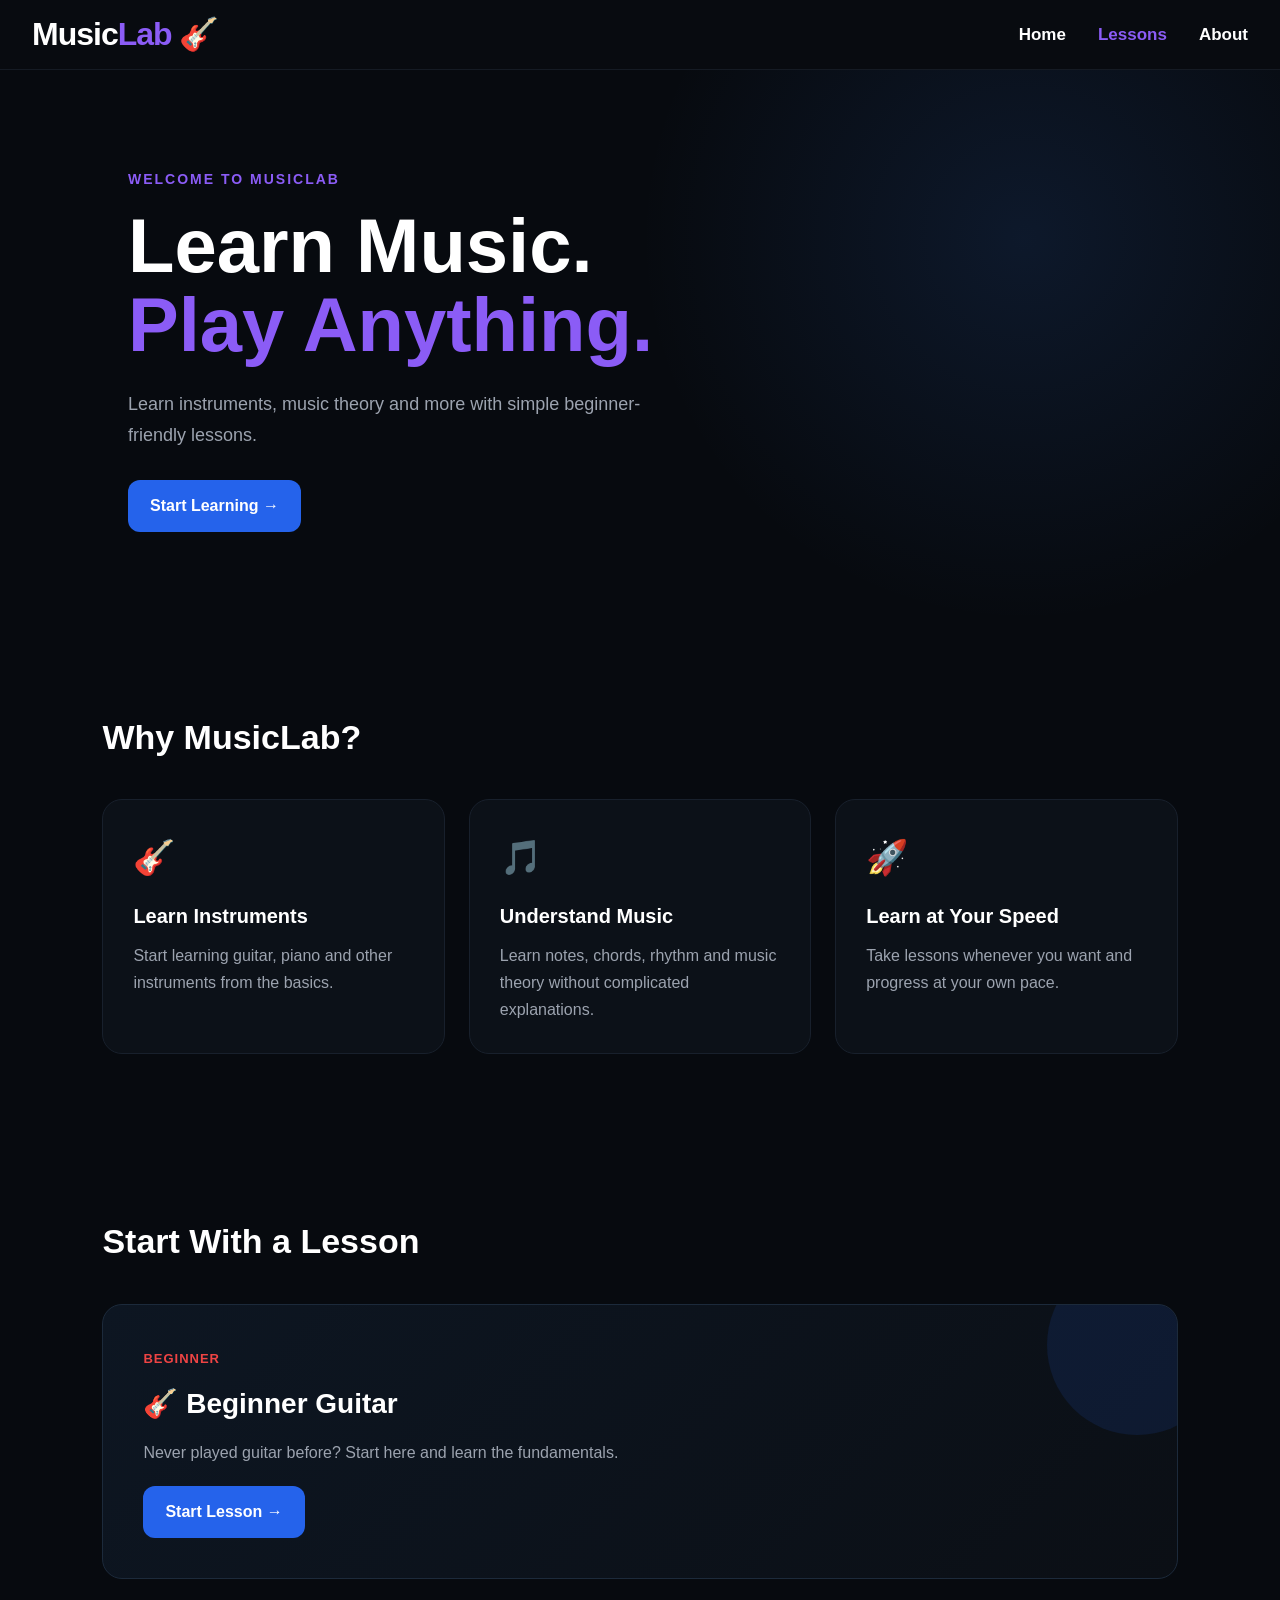
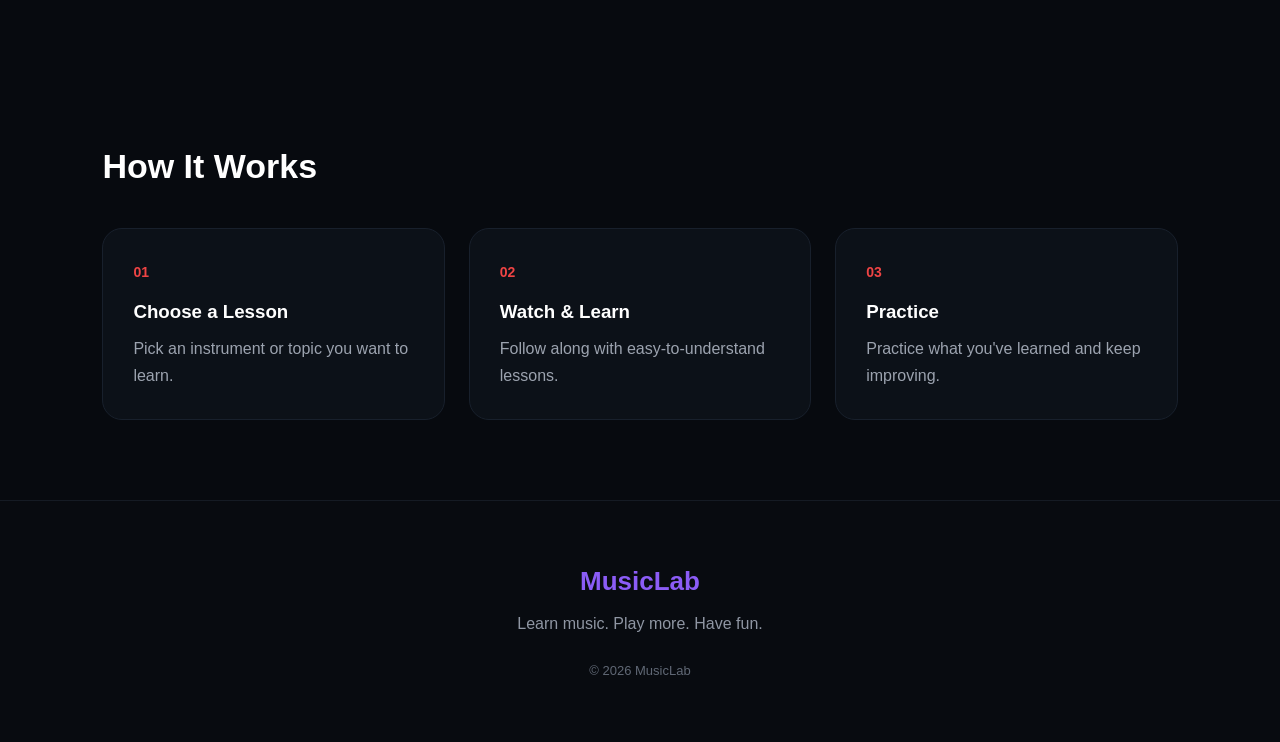
<file: index.html>
<!DOCTYPE html>
<html lang="en">

<head>
    <meta charset="UTF-8">
    <meta name="viewport" content="width=device-width, initial-scale=1.0">

    <title>MusicLab - Learn Music</title>

    <link rel="stylesheet" href="style.css">
</head>

<body>

    <!-- =========================
         NAVIGATION
         ========================= -->

    <nav>

        <a href="index.html" class="logo">
            <span>Music</span>Lab 🎸
        </a>

        <!-- Animated melody -->

        <div class="melody" aria-hidden="true">
            <span>♪</span>
            <span>♫</span>
            <span>♩</span>
            <span>♪</span>
            <span>♬</span>
        </div>

        <div class="nav-links">
            <a href="index.html">Home</a>
            <a href="lessons.html">Lessons</a>
            <a href="about.html">About</a>
        </div>

    </nav>


    <!-- =========================
         HERO
         ========================= -->

    <section class="hero">

        <div class="hero-content">

            <p class="small-title">
                WELCOME TO MUSICLAB
            </p>

            <h1>
                Learn Music.<br>
                <span>Play Anything.</span>
            </h1>

            <p>
                Learn instruments, music theory and more with
                simple beginner-friendly lessons.
            </p>

            <a href="lessons.html" class="main-button">
                Start Learning →
            </a>

        </div>

    </section>


    <!-- =========================
         FEATURES
         ========================= -->

    <section class="features">

        <h2>Why MusicLab?</h2>

        <div class="feature-container">

            <div class="feature-card">

                <div class="icon">🎸</div>

                <h3>
                    Learn Instruments
                </h3>

                <p>
                    Start learning guitar, piano and other
                    instruments from the basics.
                </p>

            </div>


            <div class="feature-card">

                <div class="icon">🎵</div>

                <h3>
                    Understand Music
                </h3>

                <p>
                    Learn notes, chords, rhythm and music theory
                    without complicated explanations.
                </p>

            </div>


            <div class="feature-card">

                <div class="icon">🚀</div>

                <h3>
                    Learn at Your Speed
                </h3>

                <p>
                    Take lessons whenever you want and progress
                    at your own pace.
                </p>

            </div>

        </div>

    </section>


    <!-- =========================
         LESSON PREVIEW
         ========================= -->

    <section class="home-lessons">

        <h2>
            Start With a Lesson
        </h2>

        <div class="lesson-preview">

            <span class="lesson-tag">
                BEGINNER
            </span>

            <h3>
                🎸 Beginner Guitar
            </h3>

            <p>
                Never played guitar before?
                Start here and learn the fundamentals.
            </p>

            <a href="guitar.html" class="lesson-button">
                Start Lesson →
            </a>

        </div>

    </section>


    <!-- =========================
         HOW IT WORKS
         ========================= -->

    <section class="how-it-works">

        <h2>
            How It Works
        </h2>

        <div class="steps">

            <div class="step">

                <span>01</span>

                <h3>
                    Choose a Lesson
                </h3>

                <p>
                    Pick an instrument or topic
                    you want to learn.
                </p>

            </div>


            <div class="step">

                <span>02</span>

                <h3>
                    Watch & Learn
                </h3>

                <p>
                    Follow along with easy-to-understand
                    lessons.
                </p>

            </div>


            <div class="step">

                <span>03</span>

                <h3>
                    Practice
                </h3>

                <p>
                    Practice what you've learned
                    and keep improving.
                </p>

            </div>

        </div>

    </section>


    <!-- =========================
         FOOTER
         ========================= -->

    <footer>

        <h3>
            Music<span>Lab</span>
        </h3>

        <p>
            Learn music. Play more. Have fun.
        </p>

        <p class="copyright">
            © 2026 MusicLab
        </p>

    </footer>


    <script src="script.js"></script>

</body>
</html>
</file>
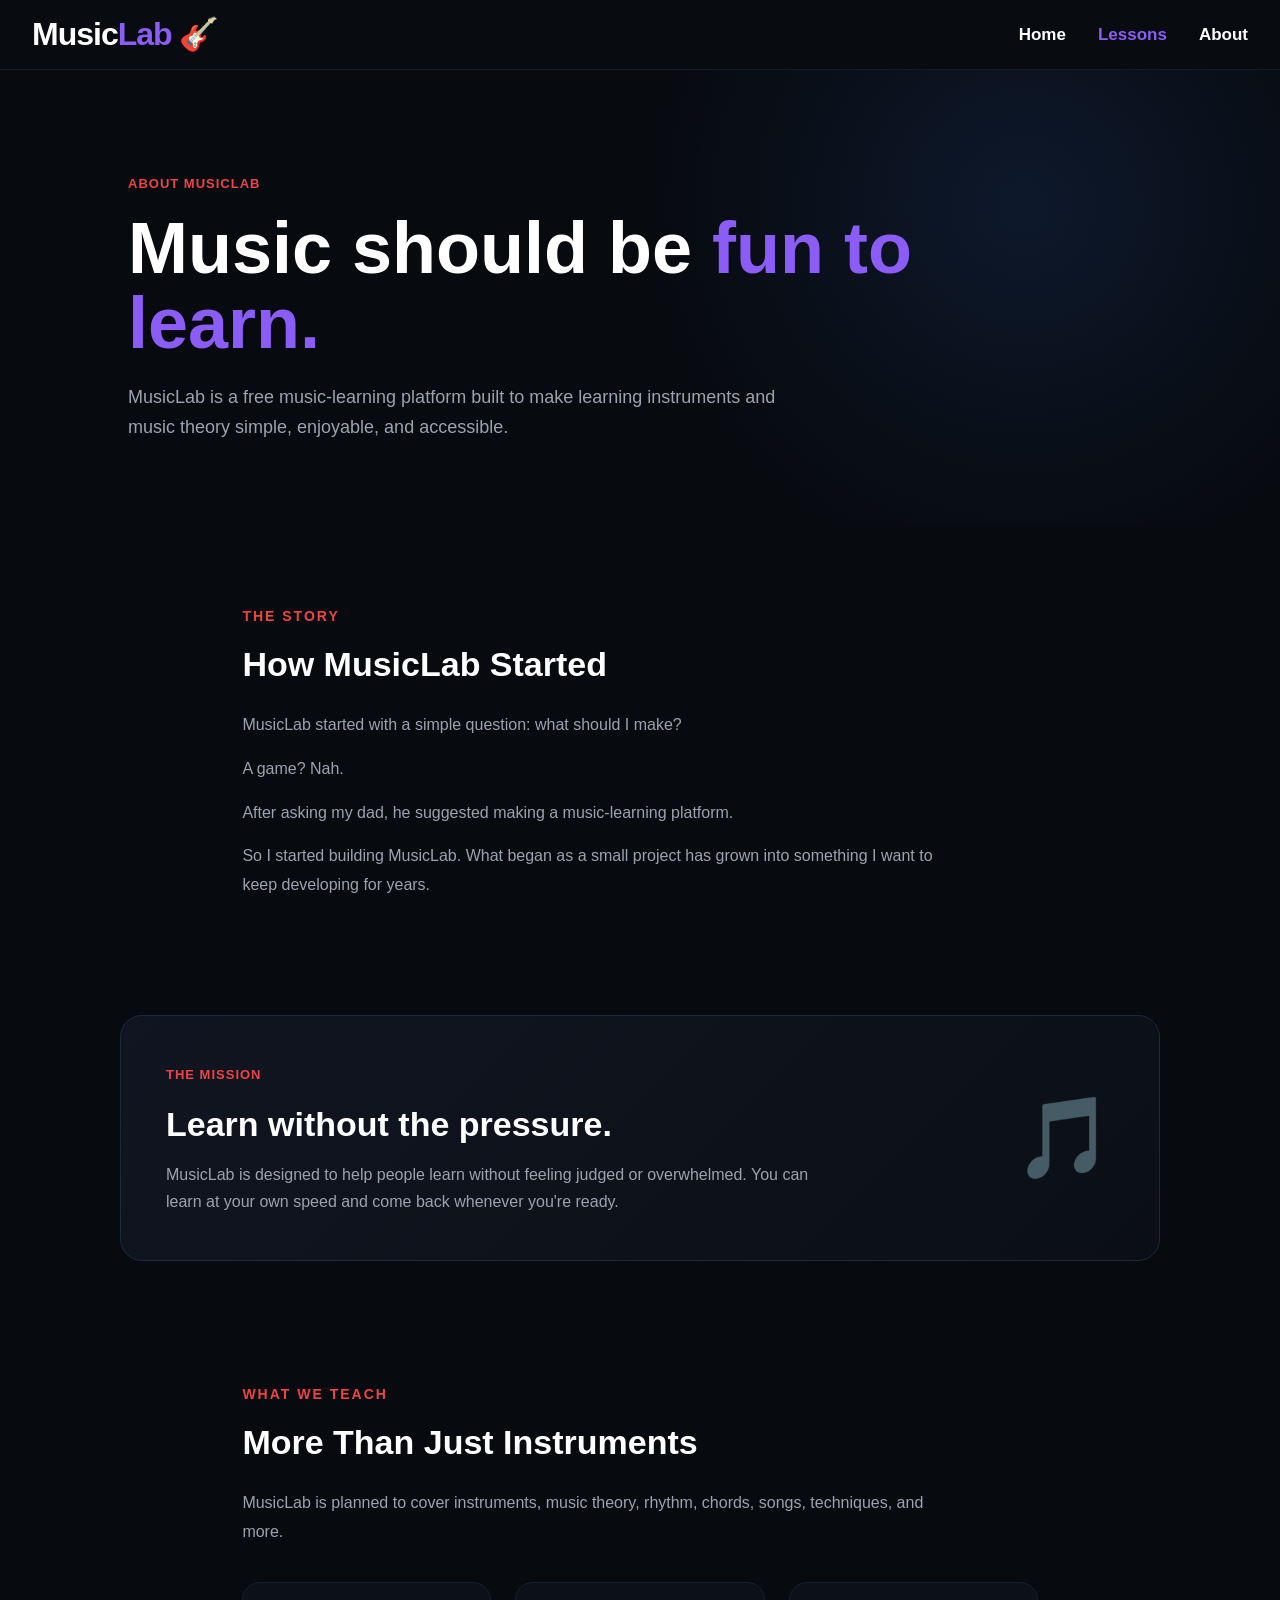
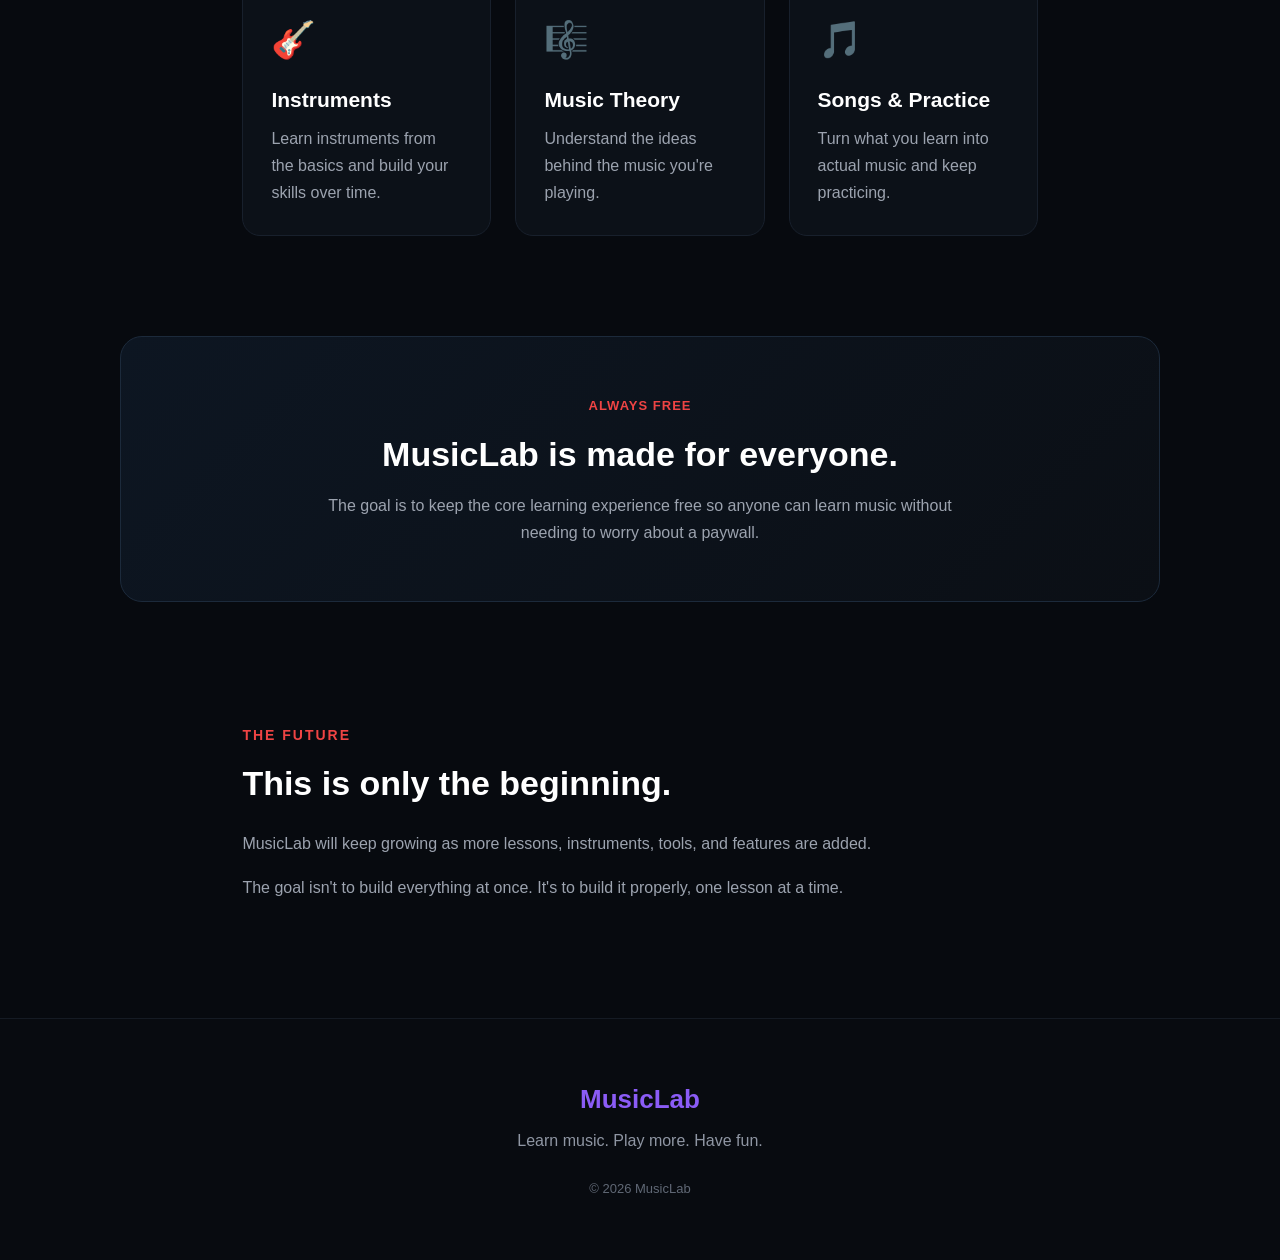
<file: about.html>
<!DOCTYPE html>
<html lang="en">

<head>
    <meta charset="UTF-8">
    <meta name="viewport" content="width=device-width, initial-scale=1.0">

    <title>About - MusicLab</title>

    <link rel="stylesheet" href="style.css">
</head>

<body>

    <!-- NAVIGATION -->

    <nav>

        <a href="index.html" class="logo">
            <span>Music</span>Lab 🎸
        </a>

        <div class="melody" aria-hidden="true">
            <span>♪</span>
            <span>♫</span>
            <span>♩</span>
            <span>♪</span>
            <span>♬</span>
        </div>

        <div class="nav-links">
            <a href="index.html">Home</a>
            <a href="lessons.html">Lessons</a>
            <a href="about.html">About</a>
        </div>

    </nav>


    <main>

        <!-- HERO -->

        <section class="about-hero">

            <span class="lesson-tag">
                ABOUT MUSICLAB
            </span>

            <h1>
                Music should be
                <span>fun to learn.</span>
            </h1>

            <p>
                MusicLab is a free music-learning platform
                built to make learning instruments and music
                theory simple, enjoyable, and accessible.
            </p>

        </section>


        <!-- STORY -->

        <section class="about-section">

            <span class="lesson-number">
                THE STORY
            </span>

            <h2>
                How MusicLab Started
            </h2>

            <p>
                MusicLab started with a simple question:
                what should I make?
            </p>

            <p>
                A game? Nah.
            </p>

            <p>
                After asking my dad, he suggested making
                a music-learning platform.
            </p>

            <p>
                So I started building MusicLab.
                What began as a small project has grown
                into something I want to keep developing
                for years.
            </p>

        </section>


        <!-- MISSION -->

        <section class="about-highlight">

            <div>

                <span class="lesson-tag">
                    THE MISSION
                </span>

                <h2>
                    Learn without the pressure.
                </h2>

                <p>
                    MusicLab is designed to help people learn
                    without feeling judged or overwhelmed.
                    You can learn at your own speed and come
                    back whenever you're ready.
                </p>

            </div>

            <div class="mission-symbol">
                🎵
            </div>

        </section>


        <!-- WHAT WE TEACH -->

        <section class="about-section">

            <span class="lesson-number">
                WHAT WE TEACH
            </span>

            <h2>
                More Than Just Instruments
            </h2>

            <p>
                MusicLab is planned to cover instruments,
                music theory, rhythm, chords, songs,
                techniques, and more.
            </p>


            <div class="about-grid">

                <div class="about-card">

                    <div class="about-icon">
                        🎸
                    </div>

                    <h3>
                        Instruments
                    </h3>

                    <p>
                        Learn instruments from the basics
                        and build your skills over time.
                    </p>

                </div>


                <div class="about-card">

                    <div class="about-icon">
                        🎼
                    </div>

                    <h3>
                        Music Theory
                    </h3>

                    <p>
                        Understand the ideas behind the
                        music you're playing.
                    </p>

                </div>


                <div class="about-card">

                    <div class="about-icon">
                        🎵
                    </div>

                    <h3>
                        Songs & Practice
                    </h3>

                    <p>
                        Turn what you learn into actual
                        music and keep practicing.
                    </p>

                </div>

            </div>

        </section>


        <!-- FREE -->

        <section class="free-section">

            <span class="lesson-tag">
                ALWAYS FREE
            </span>

            <h2>
                MusicLab is made for everyone.
            </h2>

            <p>
                The goal is to keep the core learning
                experience free so anyone can learn music
                without needing to worry about a paywall.
            </p>

        </section>


        <!-- FUTURE -->

        <section class="about-section future-section">

            <span class="lesson-number">
                THE FUTURE
            </span>

            <h2>
                This is only the beginning.
            </h2>

            <p>
                MusicLab will keep growing as more lessons,
                instruments, tools, and features are added.
            </p>

            <p>
                The goal isn't to build everything at once.
                It's to build it properly, one lesson at a time.
            </p>

        </section>


    </main>


    <!-- FOOTER -->

    <footer>

        <h3>
            Music<span>Lab</span>
        </h3>

        <p>
            Learn music. Play more. Have fun.
        </p>

        <p class="copyright">
            © 2026 MusicLab
        </p>

    </footer>


    <script src="script.js"></script>

</body>

</html>
</file>
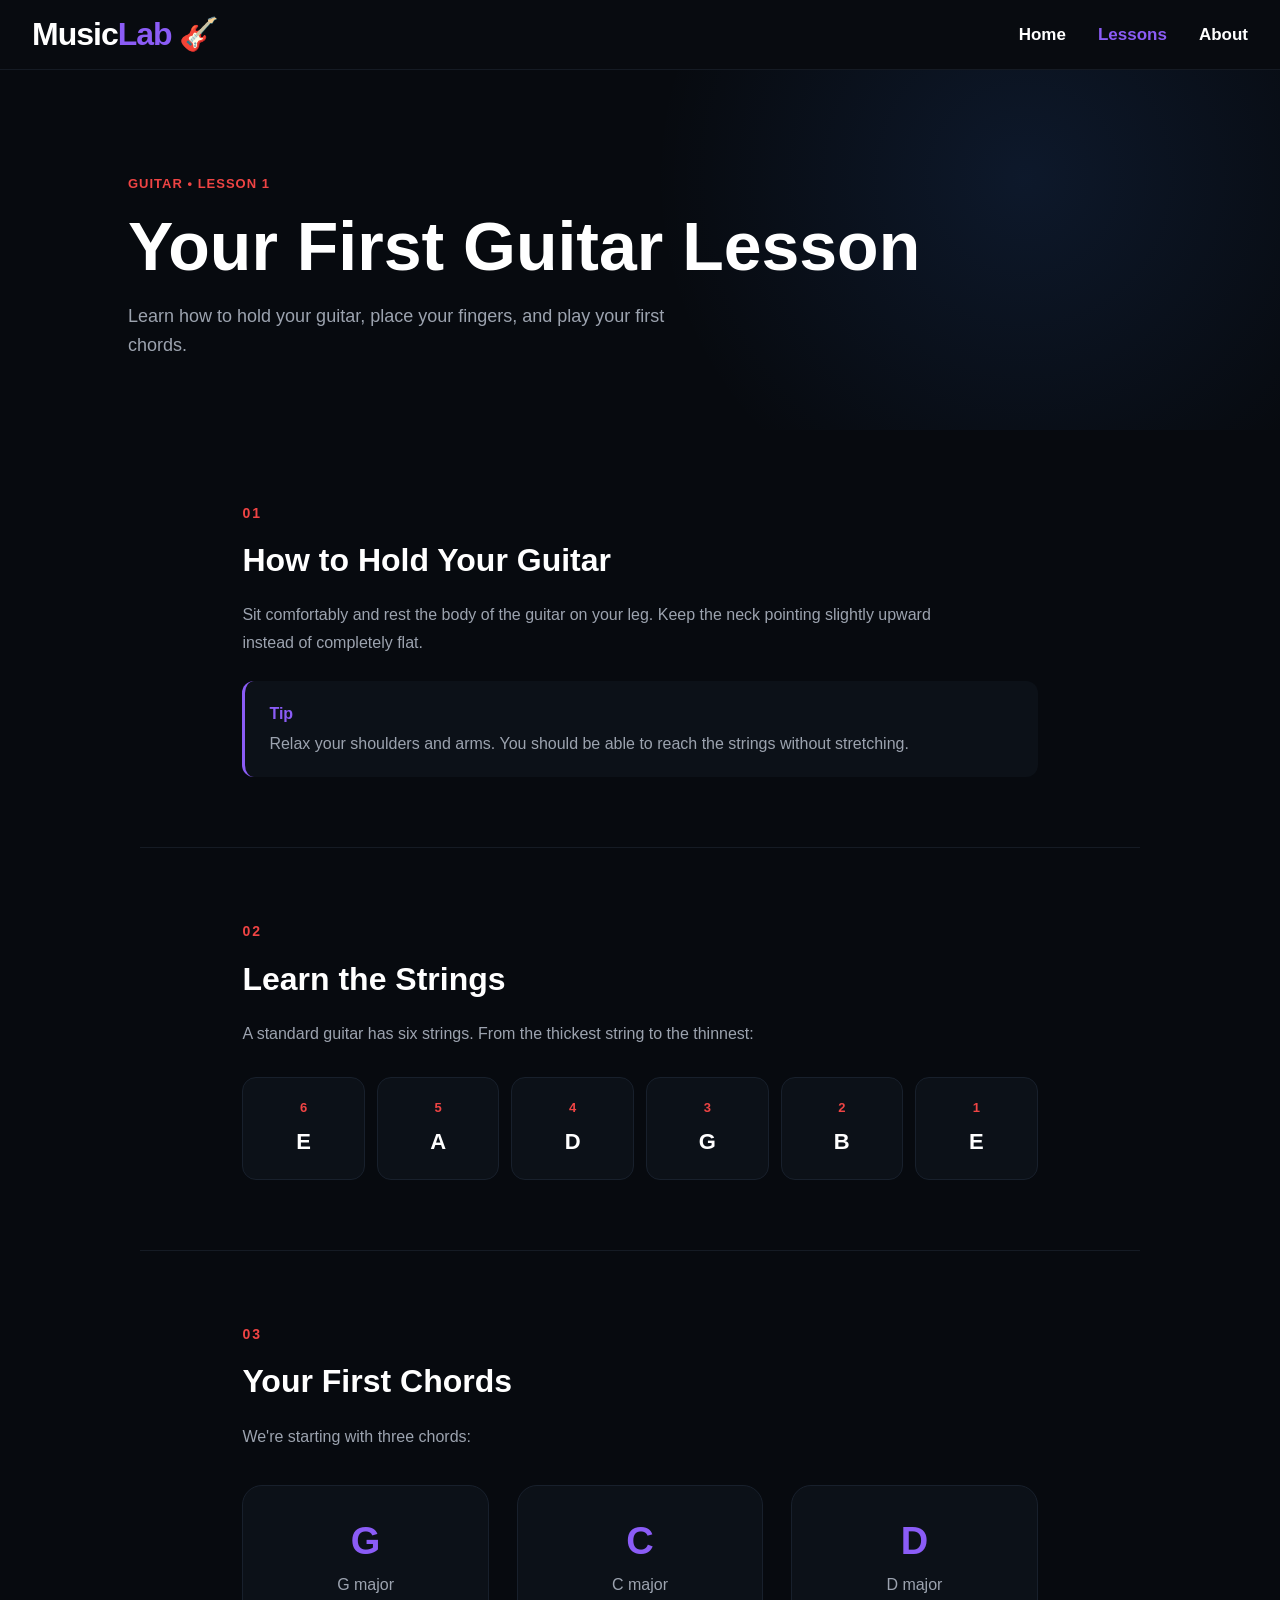
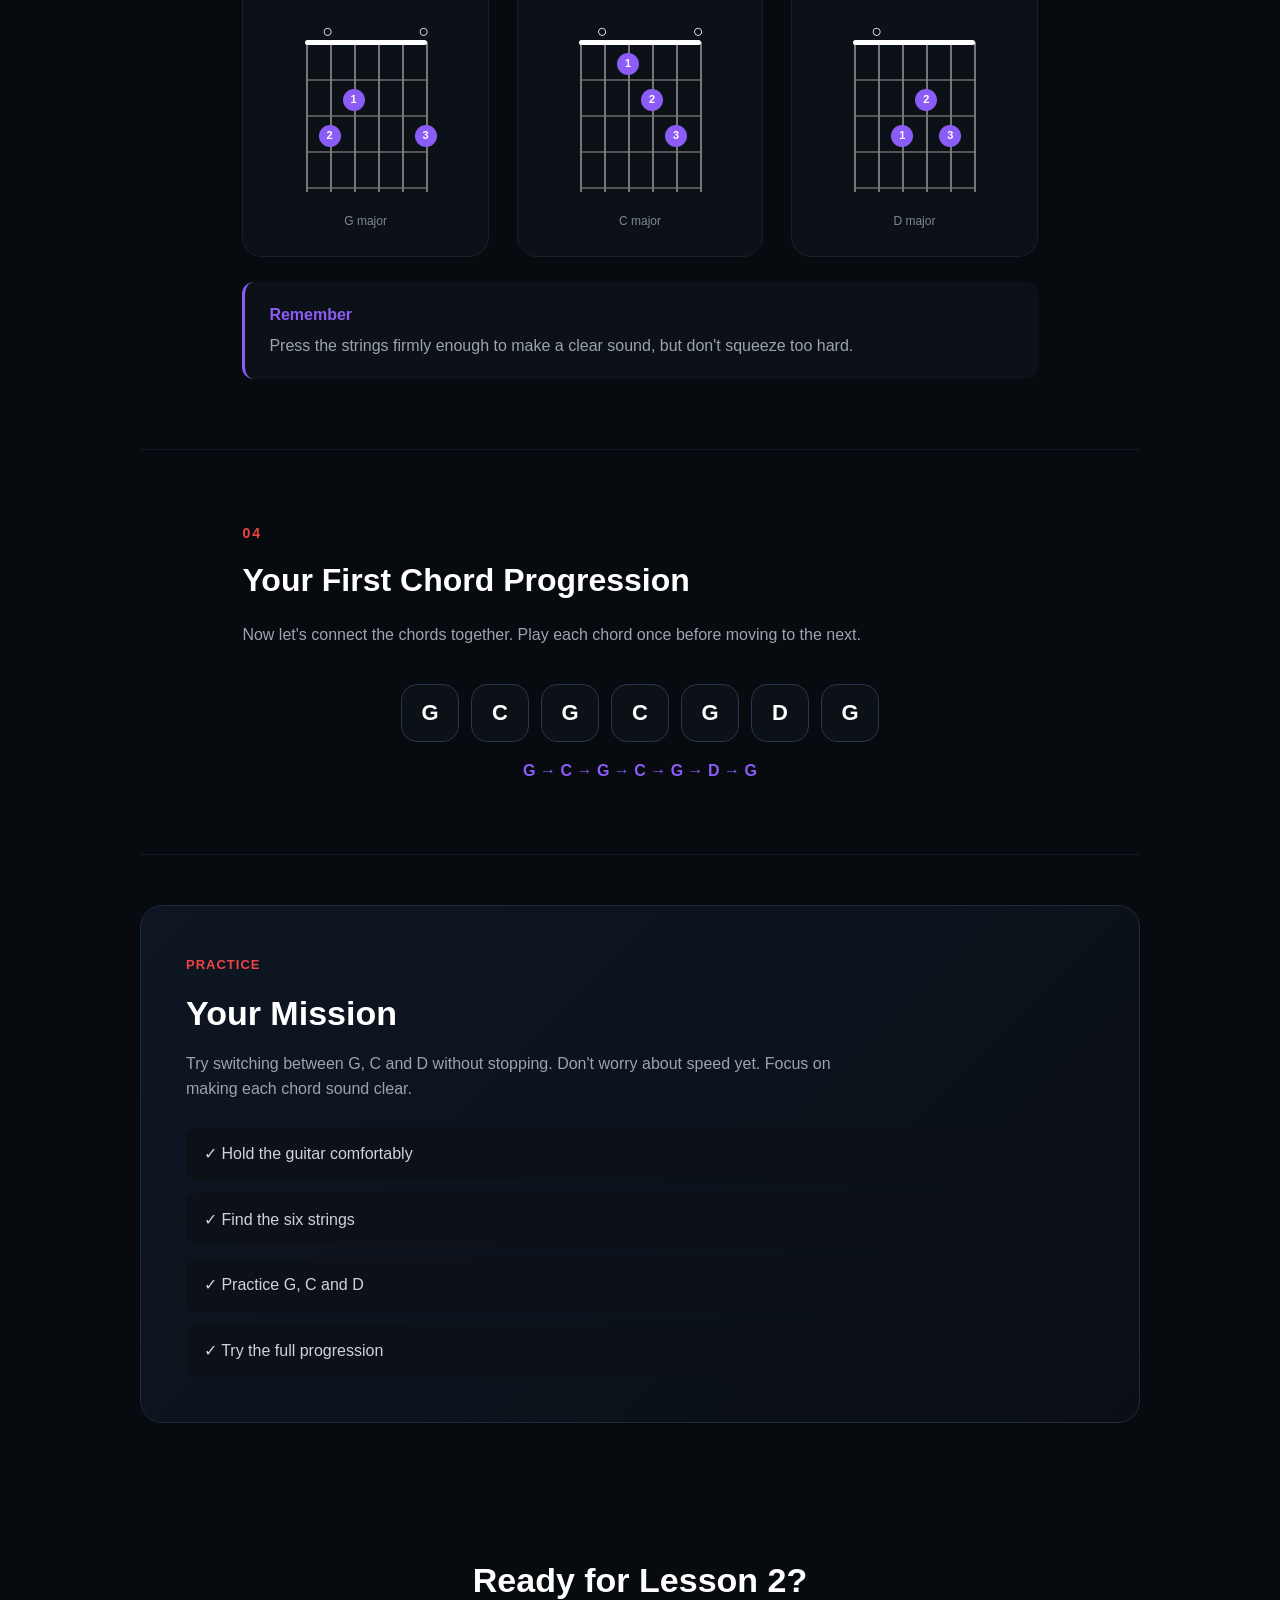
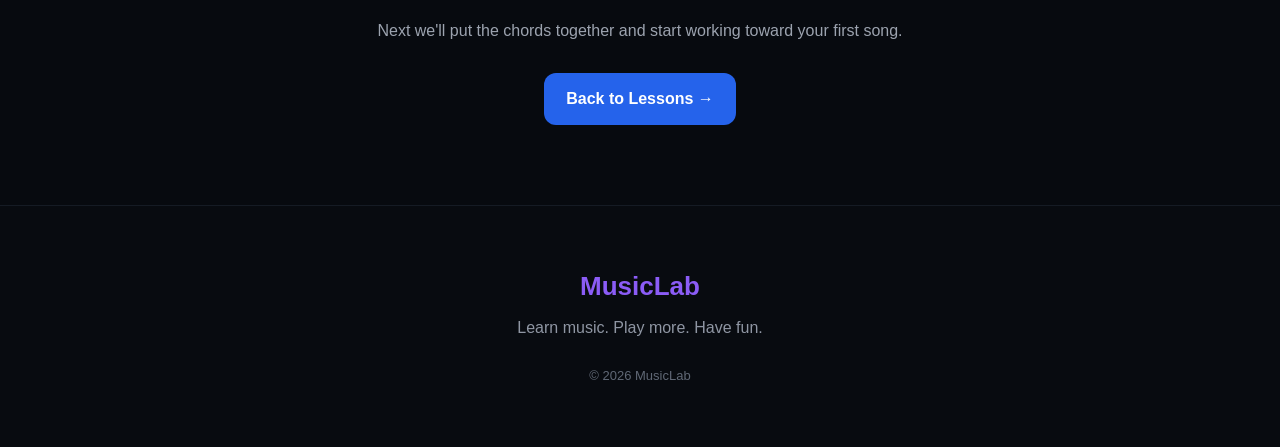
<file: guitar.html>
<!DOCTYPE html>
<html lang="en">

<head>
    <meta charset="UTF-8">
    <meta name="viewport" content="width=device-width, initial-scale=1.0">

    <title>Guitar Lesson 1 - MusicLab</title>

    <link rel="stylesheet" href="style.css">
</head>

<body>

    <!-- NAVIGATION -->

    <nav>

        <a href="index.html" class="logo">
            <span>Music</span>Lab 🎸
        </a>

        <div class="melody" aria-hidden="true">
            <span>♪</span>
            <span>♫</span>
            <span>♩</span>
            <span>♪</span>
            <span>♬</span>
        </div>

        <div class="nav-links">
            <a href="index.html">Home</a>
            <a href="lessons.html">Lessons</a>
            <a href="about.html">About</a>
        </div>

    </nav>


    <main>

        <!-- LESSON HEADER -->

        <section class="lesson-hero">

            <span class="lesson-tag">
                GUITAR • LESSON 1
            </span>

            <h1>
                Your First Guitar Lesson
            </h1>

            <p>
                Learn how to hold your guitar, place your fingers,
                and play your first chords.
            </p>

        </section>


        <!-- HOLDING THE GUITAR -->

        <section class="guitar-section">

            <span class="lesson-number">
                01
            </span>

            <h2>
                How to Hold Your Guitar
            </h2>

            <p>
                Sit comfortably and rest the body of the guitar
                on your leg. Keep the neck pointing slightly
                upward instead of completely flat.
            </p>

            <div class="guitar-tip">

                <strong>Tip</strong>

                <p>
                    Relax your shoulders and arms. You should
                    be able to reach the strings without stretching.
                </p>

            </div>

        </section>


        <!-- STRINGS -->

        <section class="guitar-section">

            <span class="lesson-number">
                02
            </span>

            <h2>
                Learn the Strings
            </h2>

            <p>
                A standard guitar has six strings.
                From the thickest string to the thinnest:
            </p>

            <div class="string-list">

                <div>
                    <strong>6</strong>
                    E
                </div>

                <div>
                    <strong>5</strong>
                    A
                </div>

                <div>
                    <strong>4</strong>
                    D
                </div>

                <div>
                    <strong>3</strong>
                    G
                </div>

                <div>
                    <strong>2</strong>
                    B
                </div>

                <div>
                    <strong>1</strong>
                    E
                </div>

            </div>

        </section>


        <!-- FIRST CHORDS -->

        <section class="guitar-section">

            <span class="lesson-number">
                03
            </span>

            <h2>
                Your First Chords
            </h2>

            <p>
                We're starting with three chords:
            </p>


            <div class="chord-charts">


                <!-- G -->

                <div class="chord-chart">

                    <h3>G</h3>

                    <p>G major</p>

                    <div class="chord-diagram">

                        <div class="chord-nut"></div>

                        <div class="string s1"></div>
                        <div class="string s2"></div>
                        <div class="string s3"></div>
                        <div class="string s4"></div>
                        <div class="string s5"></div>
                        <div class="string s6"></div>

                        <div class="fret f1"></div>
                        <div class="fret f2"></div>
                        <div class="fret f3"></div>
                        <div class="fret f4"></div>

                        <span class="finger g1">2</span>
                        <span class="finger g2">1</span>
                        <span class="finger g3">3</span>

                        <span class="open o1">○</span>
                        <span class="open o2">○</span>

                    </div>

                    <span class="chord-info">
                        G major
                    </span>

                </div>


                <!-- C -->

                <div class="chord-chart">

                    <h3>C</h3>

                    <p>C major</p>

                    <div class="chord-diagram">

                        <div class="chord-nut"></div>

                        <div class="string s1"></div>
                        <div class="string s2"></div>
                        <div class="string s3"></div>
                        <div class="string s4"></div>
                        <div class="string s5"></div>
                        <div class="string s6"></div>

                        <div class="fret f1"></div>
                        <div class="fret f2"></div>
                        <div class="fret f3"></div>
                        <div class="fret f4"></div>

                        <span class="finger c1">3</span>
                        <span class="finger c2">2</span>
                        <span class="finger c3">1</span>

                        <span class="open o1">○</span>
                        <span class="open o2">○</span>

                    </div>

                    <span class="chord-info">
                        C major
                    </span>

                </div>


                <!-- D -->

                <div class="chord-chart">

                    <h3>D</h3>

                    <p>D major</p>

                    <div class="chord-diagram">

                        <div class="chord-nut"></div>

                        <div class="string s1"></div>
                        <div class="string s2"></div>
                        <div class="string s3"></div>
                        <div class="string s4"></div>
                        <div class="string s5"></div>
                        <div class="string s6"></div>

                        <div class="fret f1"></div>
                        <div class="fret f2"></div>
                        <div class="fret f3"></div>
                        <div class="fret f4"></div>

                        <span class="finger d1">2</span>
                        <span class="finger d2">3</span>
                        <span class="finger d3">1</span>

                        <span class="open o1">○</span>

                    </div>

                    <span class="chord-info">
                        D major
                    </span>

                </div>

            </div>


            <div class="guitar-tip">

                <strong>Remember</strong>

                <p>
                    Press the strings firmly enough to make
                    a clear sound, but don't squeeze too hard.
                </p>

            </div>

        </section>


        <!-- CHORD PROGRESSION -->

        <section class="guitar-section">

            <span class="lesson-number">
                04
            </span>

            <h2>
                Your First Chord Progression
            </h2>

            <p>
                Now let's connect the chords together.
                Play each chord once before moving to the next.
            </p>

            <div class="progression">

                <span>G</span>
                <span>C</span>
                <span>G</span>
                <span>C</span>
                <span>G</span>
                <span>D</span>
                <span>G</span>

            </div>

            <p class="progression-text">
                G → C → G → C → G → D → G
            </p>

        </section>


        <!-- PRACTICE -->

        <section class="practice-section">

            <span class="lesson-tag">
                PRACTICE
            </span>

            <h2>
                Your Mission
            </h2>

            <p>
                Try switching between G, C and D without
                stopping. Don't worry about speed yet.
                Focus on making each chord sound clear.
            </p>

            <div class="practice-list">

                <div>
                    ✓ Hold the guitar comfortably
                </div>

                <div>
                    ✓ Find the six strings
                </div>

                <div>
                    ✓ Practice G, C and D
                </div>

                <div>
                    ✓ Try the full progression
                </div>

            </div>

        </section>


        <!-- NEXT LESSON -->

        <section class="next-lesson">

            <h2>
                Ready for Lesson 2?
            </h2>

            <p>
                Next we'll put the chords together
                and start working toward your first song.
            </p>

            <a href="lessons.html" class="lesson-button">
                Back to Lessons →
            </a>

        </section>

    </main>


    <!-- FOOTER -->

    <footer>

        <h3>
            Music<span>Lab</span>
        </h3>

        <p>
            Learn music. Play more. Have fun.
        </p>

        <p class="copyright">
            © 2026 MusicLab
        </p>

    </footer>


    <script src="script.js"></script>

</body>
</html>
</file>
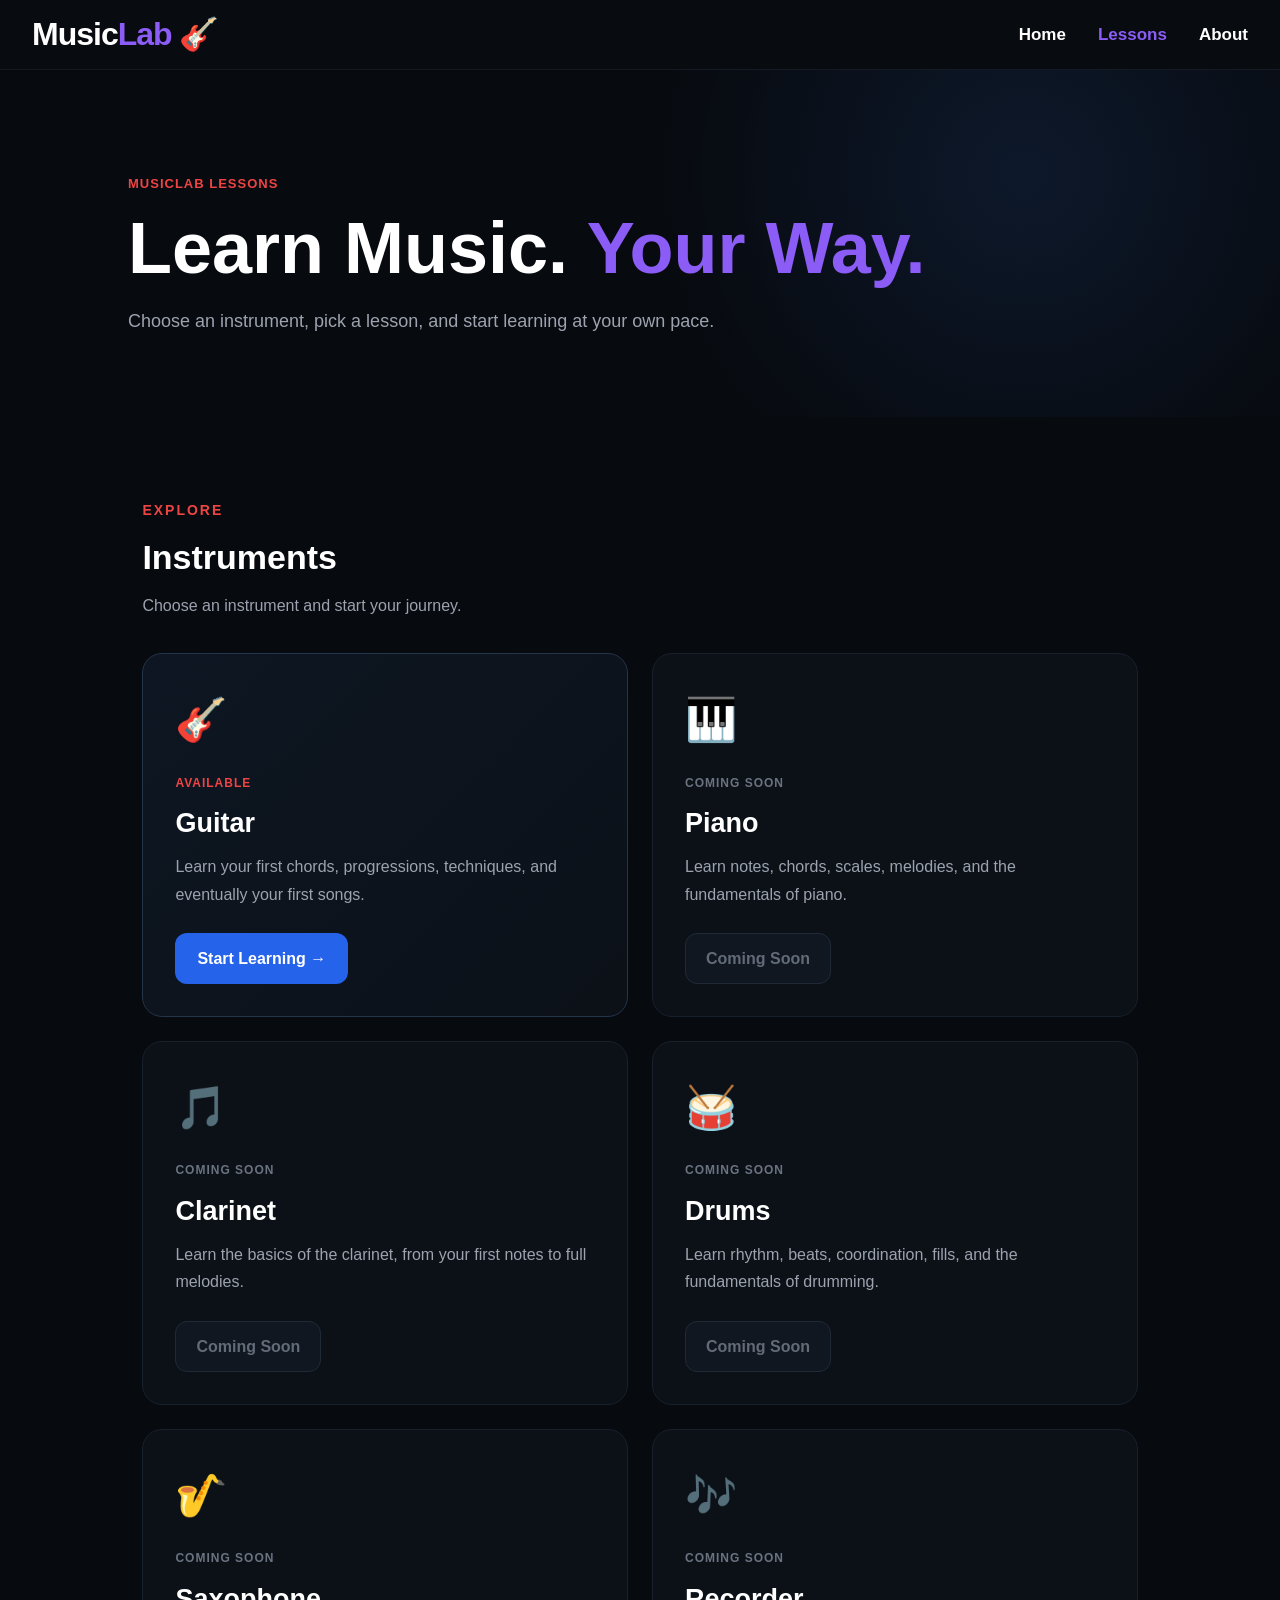
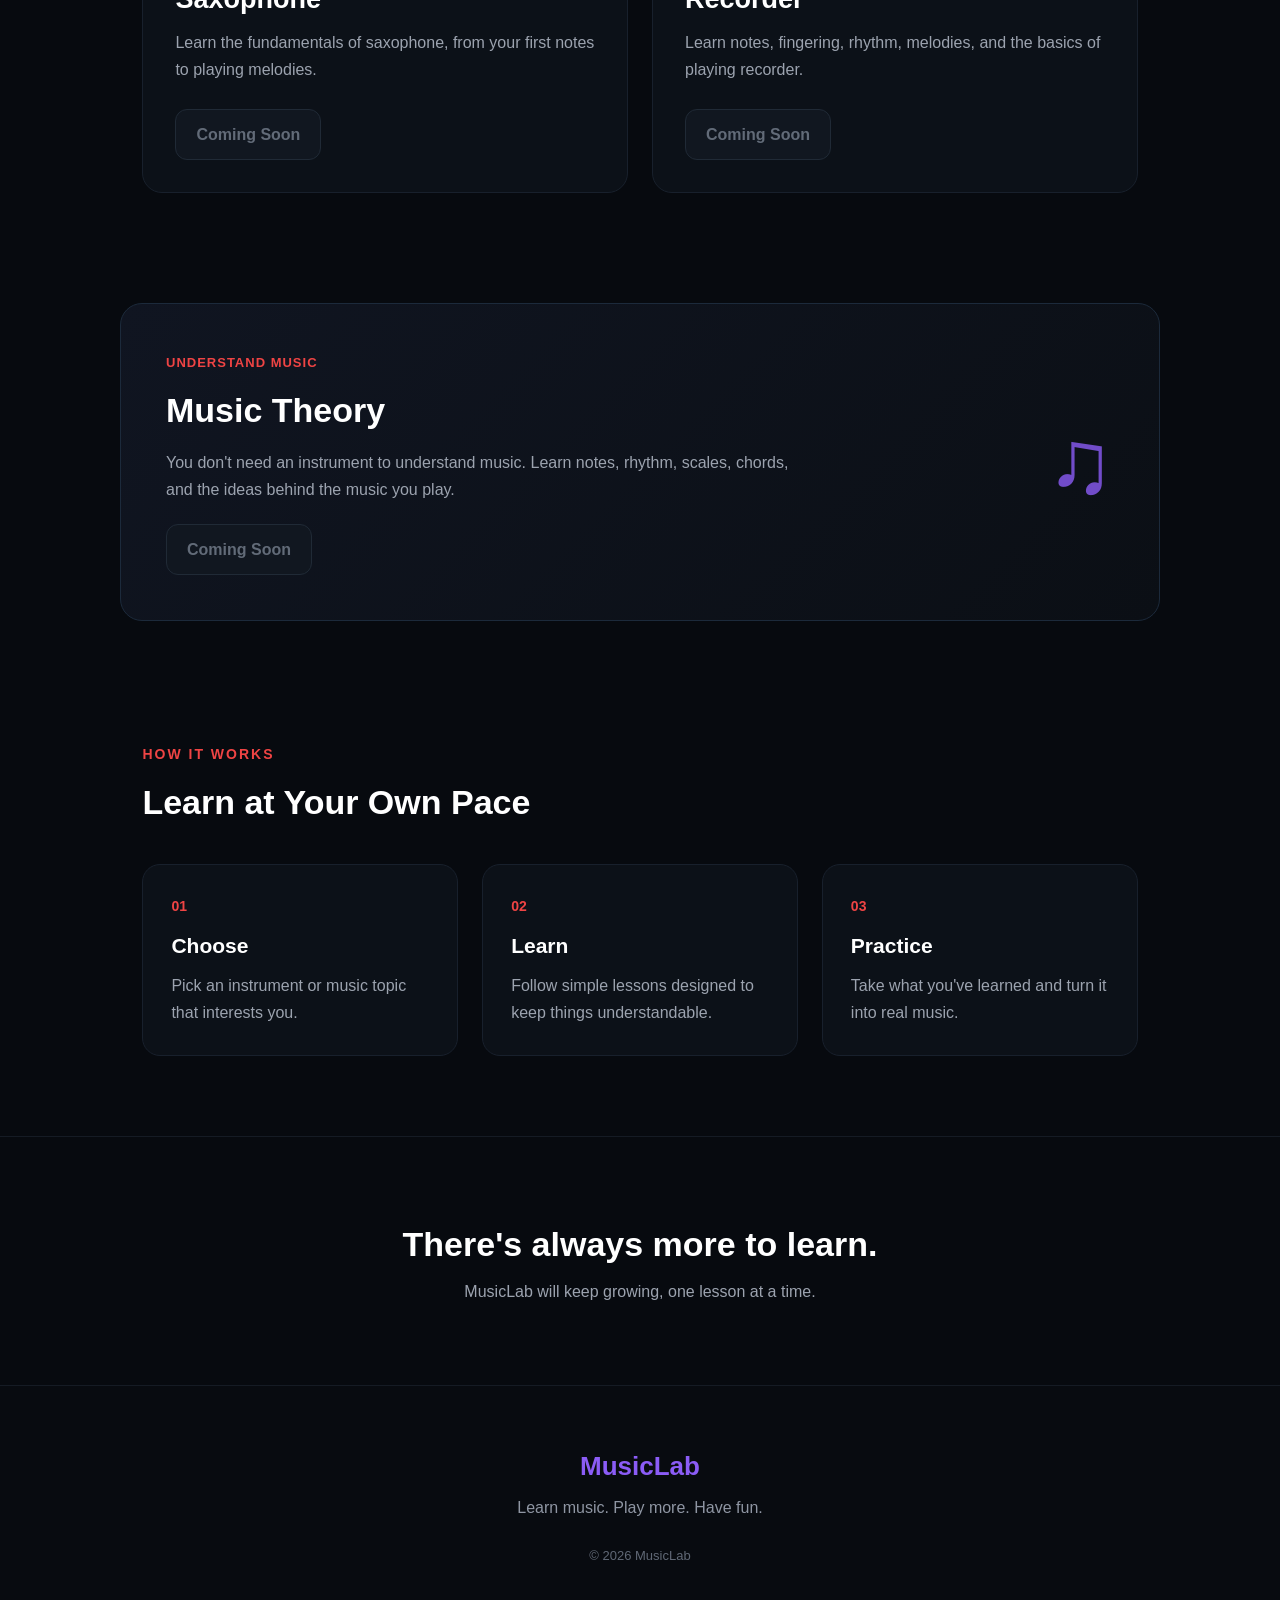
<file: lessons.html>
<!DOCTYPE html>
<html lang="en">

<head>
    <meta charset="UTF-8">
    <meta name="viewport" content="width=device-width, initial-scale=1.0">

    <title>Lessons - MusicLab</title>

    <link rel="stylesheet" href="style.css">
</head>

<body>

    <!-- NAVIGATION -->

    <nav>

        <a href="index.html" class="logo">
            <span>Music</span>Lab 🎸
        </a>

        <div class="melody" aria-hidden="true">
            <span>♪</span>
            <span>♫</span>
            <span>♩</span>
            <span>♪</span>
            <span>♬</span>
        </div>

        <div class="nav-links">
            <a href="index.html">Home</a>
            <a href="lessons.html">Lessons</a>
            <a href="about.html">About</a>
        </div>

    </nav>


    <main>

        <!-- LESSON HERO -->

        <section class="lessons-hero">

            <span class="lesson-tag">
                MUSICLAB LESSONS
            </span>

            <h1>
                Learn Music.
                <span>Your Way.</span>
            </h1>

            <p>
                Choose an instrument, pick a lesson,
                and start learning at your own pace.
            </p>

        </section>


        <!-- INSTRUMENTS -->

        <section class="lessons-section">

            <div class="section-heading">

                <span class="lesson-number">
                    EXPLORE
                </span>

                <h2>
                    Instruments
                </h2>

                <p>
                    Choose an instrument and start your journey.
                </p>

            </div>


            <div class="lesson-grid">

                <!-- GUITAR -->

                <div class="lesson-card featured">

                    <div class="card-icon">
                        🎸
                    </div>

                    <span class="card-tag">
                        AVAILABLE
                    </span>

                    <h3>
                        Guitar
                    </h3>

                    <p>
                        Learn your first chords, progressions,
                        techniques, and eventually your first songs.
                    </p>

                    <a href="guitar.html" class="lesson-button">
                        Start Learning →
                    </a>

                </div>


                <!-- PIANO -->

                <div class="lesson-card">

                    <div class="card-icon">
                        🎹
                    </div>

                    <span class="card-tag coming">
                        COMING SOON
                    </span>

                    <h3>
                        Piano
                    </h3>

                    <p>
                        Learn notes, chords, scales, melodies,
                        and the fundamentals of piano.
                    </p>

                    <span class="disabled-button">
                        Coming Soon
                    </span>

                </div>


                <!-- CLARINET -->

                <div class="lesson-card">

                    <div class="card-icon">
                        🎵
                    </div>

                    <span class="card-tag coming">
                        COMING SOON
                    </span>

                    <h3>
                        Clarinet
                    </h3>

                    <p>
                        Learn the basics of the clarinet,
                        from your first notes to full melodies.
                    </p>

                    <span class="disabled-button">
                        Coming Soon
                    </span>

                </div>


                <!-- DRUMS -->

                <div class="lesson-card">

                    <div class="card-icon">
                        🥁
                    </div>

                    <span class="card-tag coming">
                        COMING SOON
                    </span>

                    <h3>
                        Drums
                    </h3>

                    <p>
                        Learn rhythm, beats, coordination,
                        fills, and the fundamentals of drumming.
                    </p>

                    <span class="disabled-button">
                        Coming Soon
                    </span>

                </div>


                <!-- SAXOPHONE -->

                <div class="lesson-card">

                    <div class="card-icon">
                        🎷
                    </div>

                    <span class="card-tag coming">
                        COMING SOON
                    </span>

                    <h3>
                        Saxophone
                    </h3>

                    <p>
                        Learn the fundamentals of saxophone,
                        from your first notes to playing melodies.
                    </p>

                    <span class="disabled-button">
                        Coming Soon
                    </span>

                </div>


                <!-- RECORDER -->

                <div class="lesson-card">

                    <div class="card-icon">
                        🎶
                    </div>

                    <span class="card-tag coming">
                        COMING SOON
                    </span>

                    <h3>
                        Recorder
                    </h3>

                    <p>
                        Learn notes, fingering, rhythm,
                        melodies, and the basics of playing recorder.
                    </p>

                    <span class="disabled-button">
                        Coming Soon
                    </span>

                </div>

            </div>

        </section>


        <!-- MUSIC THEORY -->

        <section class="theory-section">

            <div>

                <span class="lesson-tag">
                    UNDERSTAND MUSIC
                </span>

                <h2>
                    Music Theory
                </h2>

                <p>
                    You don't need an instrument to understand
                    music. Learn notes, rhythm, scales, chords,
                    and the ideas behind the music you play.
                </p>

                <span class="disabled-button">
                    Coming Soon
                </span>

            </div>

            <div class="theory-symbol">
                ♫
            </div>

        </section>


        <!-- HOW TO LEARN -->

        <section class="learn-section">

            <div class="section-heading">

                <span class="lesson-number">
                    HOW IT WORKS
                </span>

                <h2>
                    Learn at Your Own Pace
                </h2>

            </div>


            <div class="learn-grid">

                <div class="learn-step">

                    <span>
                        01
                    </span>

                    <h3>
                        Choose
                    </h3>

                    <p>
                        Pick an instrument or music topic
                        that interests you.
                    </p>

                </div>


                <div class="learn-step">

                    <span>
                        02
                    </span>

                    <h3>
                        Learn
                    </h3>

                    <p>
                        Follow simple lessons designed
                        to keep things understandable.
                    </p>

                </div>


                <div class="learn-step">

                    <span>
                        03
                    </span>

                    <h3>
                        Practice
                    </h3>

                    <p>
                        Take what you've learned and
                        turn it into real music.
                    </p>

                </div>

            </div>

        </section>


        <!-- BOTTOM -->

        <section class="lessons-bottom">

            <h2>
                There's always more to learn.
            </h2>

            <p>
                MusicLab will keep growing,
                one lesson at a time.
            </p>

        </section>

    </main>


    <!-- FOOTER -->

    <footer>

        <h3>
            Music<span>Lab</span>
        </h3>

        <p>
            Learn music. Play more. Have fun.
        </p>

        <p class="copyright">
            © 2026 MusicLab
        </p>

    </footer>


    <script src="script.js"></script>

</body>

</html>
</file>
<file: style.css>
/* =========================
   RESET
   ========================= */

* {
    box-sizing: border-box;
    margin: 0;
    padding: 0;
}

html {
    scroll-behavior: smooth;
}

body {
    background: #070a0f;
    color: #cfd3da;
    font-family: Arial, sans-serif;
    line-height: 1.6;
}


/* =========================
   NAVIGATION
   ========================= */

nav {
    height: 70px;
    display: flex;
    align-items: center;
    justify-content: space-between;

    padding: 0 32px;

    background: #080b10;
    border-bottom: 1px solid #151b24;

    position: sticky;
    top: 0;
    z-index: 1000;
}

.logo {
    color: #8b5cf6;
    text-decoration: none;

    font-size: 32px;
    font-weight: 800;

    letter-spacing: -1px;
}

.logo span {
    color: #ffffff;
}

.nav-links {
    display: flex;
    align-items: center;
    gap: 32px;
}

.nav-links a {
    text-decoration: none;

    font-size: 17px;
    font-weight: 600;

    transition: 0.2s ease;
}

.nav-links a:nth-child(1) {
    color: #ffffff;
}

.nav-links a:nth-child(2) {
    color: #8b5cf6;
}

.nav-links a:nth-child(3) {
    color: #ffffff;
}

.nav-links a:hover {
    color: #3b82f6;
}


/* =========================
   NAVBAR MELODY
   ========================= */

.melody {
    position: absolute;

    left: 50%;
    transform: translateX(-50%);

    display: flex;
    align-items: center;

    gap: 10px;

    color: #8b5cf6;
    font-size: 20px;

    pointer-events: none;
}

.melody span {
    display: inline-block;

    opacity: 0;

    animation:
        musicFloat 2.4s ease-in-out infinite;
}

.melody span:nth-child(1) {
    animation-delay: 0s;
}

.melody span:nth-child(2) {
    animation-delay: 0.4s;
}

.melody span:nth-child(3) {
    animation-delay: 0.8s;
}

.melody span:nth-child(4) {
    animation-delay: 1.2s;
}

.melody span:nth-child(5) {
    animation-delay: 1.6s;
}

@keyframes musicFloat {

    0% {
        transform: translateY(8px) scale(0.8);
        opacity: 0;
    }

    25% {
        opacity: 1;
    }

    70% {
        opacity: 0.8;
    }

    100% {
        transform: translateY(-12px) scale(1.1);
        opacity: 0;
    }
}


/* =========================
   HOME HERO
   ========================= */

.hero {
    min-height: 560px;

    display: flex;
    align-items: center;

    padding: 80px 10%;

    background:
        radial-gradient(
            circle at 80% 30%,
            rgba(59, 130, 246, 0.12),
            transparent 35%
        ),
        #070a0f;
}

.hero-content {
    max-width: 720px;
}

.small-title {
    color: #8b5cf6;

    font-size: 14px;
    font-weight: 700;

    letter-spacing: 2px;

    margin-bottom: 15px;
}

.hero h1 {
    color: #ffffff;

    font-size: clamp(48px, 7vw, 76px);

    line-height: 1.05;

    margin-bottom: 24px;
}

.hero h1 span {
    color: #8b5cf6;
}

.hero-content > p:not(.small-title) {
    max-width: 560px;

    color: #9ca3af;

    font-size: 18px;

    line-height: 1.7;

    margin-bottom: 10px;
}


/* =========================
   BUTTONS
   ========================= */

.main-button,
.lesson-button {
    display: inline-block;

    margin-top: 20px;

    padding: 13px 22px;

    border-radius: 12px;

    background: #2563eb;
    color: #ffffff;

    text-decoration: none;

    font-weight: 700;

    transition:
        transform 0.2s ease,
        background 0.2s ease,
        box-shadow 0.2s ease;
}

.main-button:hover,
.lesson-button:hover {
    background: #3b82f6;

    transform: translateY(-2px);

    box-shadow:
        0 8px 25px
        rgba(37, 99, 235, 0.25);
}


/* =========================
   HOME SECTIONS
   ========================= */

.features,
.home-lessons,
.how-it-works {
    padding: 80px 8%;
}

.features h2,
.home-lessons h2,
.how-it-works h2 {
    color: #ffffff;

    font-size: 34px;

    margin-bottom: 35px;
}


/* =========================
   FEATURE CARDS
   ========================= */

.feature-container {
    display: flex;
    gap: 24px;
}

.feature-card {
    flex: 1;

    padding: 30px;

    background: #0c1118;

    border: 1px solid #18202c;

    border-radius: 20px;

    transition:
        transform 0.2s ease,
        border-color 0.2s ease,
        background 0.2s ease;
}

.feature-card:hover {
    transform: translateY(-5px);

    background: #0e141d;

    border-color: #26364c;
}

.feature-card .icon {
    font-size: 34px;

    margin-bottom: 15px;
}

.feature-card h3 {
    color: #ffffff;

    font-size: 20px;

    margin-bottom: 10px;
}

.feature-card p {
    color: #9ca3af;

    line-height: 1.7;
}


/* =========================
   HOME LESSON PREVIEW
   ========================= */

.lesson-preview {
    padding: 40px;

    background:
        linear-gradient(
            135deg,
            #0d1622,
            #0b0f15
        );

    border: 1px solid #1c2a3b;

    border-radius: 20px;

    position: relative;

    overflow: hidden;
}

.lesson-preview::before {
    content: "";

    position: absolute;

    width: 180px;
    height: 180px;

    background: rgba(37, 99, 235, 0.12);

    border-radius: 50%;

    right: -50px;
    top: -50px;
}

.lesson-tag {
    color: #ef4444;

    font-size: 13px;
    font-weight: 700;

    letter-spacing: 1px;
}

.lesson-preview h3 {
    color: #ffffff;

    font-size: 28px;

    margin: 12px 0;
}

.lesson-preview p {
    max-width: 600px;

    color: #9ca3af;

    line-height: 1.7;
}


/* =========================
   HOW IT WORKS
   ========================= */

.steps {
    display: flex;
    gap: 24px;
}

.step {
    flex: 1;

    padding: 30px;

    background: #0c1118;

    border: 1px solid #18202c;

    border-radius: 20px;

    transition: 0.2s ease;
}

.step:hover {
    transform: translateY(-4px);

    border-color: #26364c;
}

.step > span {
    color: #ef4444;

    font-size: 14px;
    font-weight: 700;
}

.step h3 {
    color: #ffffff;

    margin: 12px 0 8px;
}

.step p {
    color: #9ca3af;

    line-height: 1.7;
}


/* ==================================================
   LESSONS PAGE
   ================================================== */


/* =========================
   LESSON HERO
   ========================= */

.lessons-hero {
    padding: 100px 10% 80px;

    background:
        radial-gradient(
            circle at 80% 30%,
            rgba(59, 130, 246, 0.12),
            transparent 35%
        ),
        #070a0f;
}

.lessons-hero h1 {
    color: #ffffff;

    font-size: clamp(45px, 7vw, 72px);

    line-height: 1.05;

    margin: 15px 0 20px;
}

.lessons-hero h1 span {
    color: #8b5cf6;
}

.lessons-hero p {
    max-width: 600px;

    color: #9ca3af;

    font-size: 18px;

    line-height: 1.7;
}


/* =========================
   LESSONS SECTION
   ========================= */

.lessons-section {
    max-width: 1200px;

    margin: 0 auto;

    padding: 80px 8%;
}

.section-heading {
    margin-bottom: 35px;
}

.section-heading h2 {
    color: #ffffff;

    font-size: 34px;

    margin: 8px 0;
}

.section-heading p {
    color: #9ca3af;
}


/* =========================
   LESSON GRID
   ========================= */

.lesson-grid {
    display: grid;

    grid-template-columns:
        repeat(2, 1fr);

    gap: 24px;
}


/* =========================
   LESSON CARDS
   ========================= */

.lesson-card {
    padding: 32px;

    background: #0c1118;

    border: 1px solid #18202c;

    border-radius: 20px;

    transition:
        transform 0.2s ease,
        border-color 0.2s ease,
        background 0.2s ease;
}

.lesson-card:hover {
    transform: translateY(-5px);

    background: #0e141d;

    border-color: #26364c;
}

.lesson-card.featured {
    background:
        linear-gradient(
            135deg,
            #0d1622,
            #0c1118
        );

    border-color: #24344a;
}

.card-icon {
    font-size: 42px;

    margin-bottom: 15px;
}

.card-tag {
    color: #ef4444;

    font-size: 12px;
    font-weight: 700;

    letter-spacing: 1px;
}

.card-tag.coming {
    color: #6b7280;
}

.lesson-card h3 {
    color: #ffffff;

    font-size: 27px;

    margin: 8px 0;
}

.lesson-card p {
    color: #9ca3af;

    max-width: 480px;

    line-height: 1.7;

    margin-bottom: 5px;
}


/* =========================
   DISABLED BUTTON
   ========================= */

.disabled-button {
    display: inline-block;

    margin-top: 20px;

    padding: 12px 20px;

    border-radius: 12px;

    background: #111720;

    border: 1px solid #202a36;

    color: #626b78;

    font-weight: 700;

    cursor: default;
}


/* =========================
   MUSIC THEORY
   ========================= */

.theory-section {
    max-width: 1040px;

    margin: 30px auto 80px;

    padding: 45px;

    display: flex;

    align-items: center;

    justify-content: space-between;

    gap: 40px;

    background:
        linear-gradient(
            135deg,
            #101521,
            #0b0f15
        );

    border: 1px solid #1c2a3b;

    border-radius: 22px;
}

.theory-section h2 {
    color: #ffffff;

    font-size: 34px;

    margin: 8px 0 12px;
}

.theory-section p {
    max-width: 650px;

    color: #9ca3af;

    line-height: 1.7;
}

.theory-symbol {
    color: #8b5cf6;

    font-size: 90px;

    opacity: 0.8;

    flex-shrink: 0;
}


/* =========================
   LEARN SECTION
   ========================= */

.learn-section {
    max-width: 1200px;

    margin: 0 auto;

    padding: 40px 8% 80px;
}

.learn-grid {
    display: grid;

    grid-template-columns:
        repeat(3, 1fr);

    gap: 24px;
}

.learn-step {
    padding: 28px;

    background: #0c1118;

    border: 1px solid #18202c;

    border-radius: 18px;
}

.learn-step > span {
    color: #ef4444;

    font-size: 14px;
    font-weight: 700;
}

.learn-step h3 {
    color: #ffffff;

    font-size: 21px;

    margin: 10px 0;
}

.learn-step p {
    color: #9ca3af;

    line-height: 1.7;
}


/* =========================
   LESSONS BOTTOM
   ========================= */

.lessons-bottom {
    text-align: center;

    padding: 80px 8%;

    border-top: 1px solid #151b24;
}

.lessons-bottom h2 {
    color: #ffffff;

    font-size: 34px;

    margin-bottom: 8px;
}

.lessons-bottom p {
    color: #9ca3af;
}


/* ==================================================
   GUITAR LESSON PAGE
   ================================================== */

.lesson-hero {
    padding: 100px 10% 70px;

    background:
        radial-gradient(
            circle at 80% 30%,
            rgba(59, 130, 246, 0.12),
            transparent 35%
        ),
        #070a0f;
}

.lesson-hero h1 {
    color: #ffffff;

    font-size: clamp(42px, 6vw, 68px);

    line-height: 1.05;

    margin: 15px 0 20px;
}

.lesson-hero p {
    max-width: 600px;

    color: #9ca3af;

    font-size: 18px;
}


/* =========================
   GUITAR SECTIONS
   ========================= */

.guitar-section {
    max-width: 1000px;

    margin: 0 auto;

    padding: 70px 8%;

    border-bottom: 1px solid #151b24;
}

.lesson-number {
    color: #ef4444;

    font-size: 14px;
    font-weight: 700;

    letter-spacing: 2px;
}

.guitar-section h2 {
    color: #ffffff;

    font-size: 32px;

    margin: 10px 0 15px;
}

.guitar-section > p {
    color: #9ca3af;

    max-width: 700px;

    line-height: 1.7;
}


/* =========================
   GUITAR TIP
   ========================= */

.guitar-tip {
    margin-top: 25px;

    padding: 20px 24px;

    background: #0c1118;

    border-left: 3px solid #8b5cf6;

    border-radius: 12px;
}

.guitar-tip strong {
    color: #8b5cf6;
}

.guitar-tip p {
    color: #9ca3af;

    margin-top: 5px;
}


/* =========================
   GUITAR STRINGS
   ========================= */

.string-list {
    display: grid;

    grid-template-columns:
        repeat(6, 1fr);

    gap: 12px;

    margin-top: 30px;
}

.string-list div {
    padding: 20px;

    text-align: center;

    background: #0c1118;

    border: 1px solid #18202c;

    border-radius: 14px;

    color: #ffffff;

    font-size: 22px;
    font-weight: 700;
}

.string-list strong {
    display: block;

    color: #ef4444;

    font-size: 13px;

    margin-bottom: 5px;
}


/* =========================
   CHORD CHARTS
   ========================= */

.chord-charts {
    display: flex;

    justify-content: center;

    gap: 28px;

    margin-top: 35px;
}

.chord-chart {
    flex: 1;

    max-width: 260px;

    padding: 25px;

    background: #0c1118;

    border: 1px solid #18202c;

    border-radius: 20px;

    text-align: center;

    transition:
        transform 0.2s ease,
        border-color 0.2s ease;
}

.chord-chart:hover {
    transform: translateY(-4px);

    border-color: #26364c;
}

.chord-chart h3 {
    color: #8b5cf6;

    font-size: 38px;
}

.chord-chart > p {
    color: #9ca3af;

    margin-bottom: 20px;
}


/* =========================
   CHORD DIAGRAM
   ========================= */

.chord-diagram {
    position: relative;

    width: 150px;
    height: 180px;

    margin: 0 auto 15px;
}


/* STRINGS */

.chord-diagram .string {
    position: absolute;

    top: 25px;
    bottom: 5px;

    width: 2px;

    background: #777;

    z-index: 2;
}

.s1 {
    left: 15px;
}

.s2 {
    left: 39px;
}

.s3 {
    left: 63px;
}

.s4 {
    left: 87px;
}

.s5 {
    left: 111px;
}

.s6 {
    left: 135px;
}


/* FRETS */

.chord-diagram .fret {
    position: absolute;

    left: 15px;
    right: 15px;

    height: 2px;

    background: #555;

    z-index: 1;
}

.f1 {
    top: 62px;
}

.f2 {
    top: 98px;
}

.f3 {
    top: 134px;
}

.f4 {
    top: 170px;
}


/* NUT */

.chord-nut {
    position: absolute;

    left: 14px;
    right: 14px;

    top: 23px;

    height: 5px;

    background: #ffffff;

    border-radius: 3px;

    z-index: 3;
}


/* FINGERS */

.finger {
    position: absolute;

    width: 22px;
    height: 22px;

    display: flex;

    align-items: center;
    justify-content: center;

    border-radius: 50%;

    background: #8b5cf6;

    color: #ffffff;

    font-size: 11px;
    font-weight: 700;

    z-index: 5;
}


/* G */

.g1 {
    left: 28px;
    top: 108px;
}

.g2 {
    left: 52px;
    top: 72px;
}

.g3 {
    left: 124px;
    top: 108px;
}


/* C */

.c1 {
    left: 100px;
    top: 108px;
}

.c2 {
    left: 76px;
    top: 72px;
}

.c3 {
    left: 52px;
    top: 36px;
}


/* D */

.d1 {
    left: 76px;
    top: 72px;
}

.d2 {
    left: 100px;
    top: 108px;
}

.d3 {
    left: 52px;
    top: 108px;
}


/* OPEN STRINGS */

.open {
    position: absolute;

    top: 0;

    color: #ffffff;

    font-size: 18px;

    z-index: 5;
}

.o1 {
    left: 32px;
}

.o2 {
    left: 128px;
}


/* CHORD INFO */

.chord-info {
    display: block;

    color: #7f8794;

    font-size: 12px;
}


/* =========================
   CHORD PROGRESSION
   ========================= */

.progression {
    display: flex;

    justify-content: center;

    gap: 12px;

    flex-wrap: wrap;

    margin: 35px 0 15px;
}

.progression span {
    width: 58px;
    height: 58px;

    display: flex;

    align-items: center;
    justify-content: center;

    background: #0c1118;

    border: 1px solid #26364c;

    border-radius: 16px;

    color: #ffffff;

    font-size: 22px;
    font-weight: 700;

    transition: 0.2s ease;
}

.progression span:hover {
    background: #18243a;

    transform: translateY(-3px);
}

.progression-text {
    text-align: center;

    margin: 0 auto;

    color: #8b5cf6 !important;

    font-weight: 700;
}


/* =========================
   PRACTICE
   ========================= */

.practice-section {
    max-width: 1000px;

    margin: 50px auto;

    padding: 45px;

    background:
        linear-gradient(
            135deg,
            #0d1622,
            #0b0f15
        );

    border: 1px solid #1c2a3b;

    border-radius: 22px;
}

.practice-section h2 {
    color: #ffffff;

    font-size: 34px;

    margin: 10px 0;
}

.practice-section > p {
    color: #9ca3af;

    max-width: 650px;
}

.practice-list {
    display: grid;

    gap: 12px;

    margin-top: 25px;
}

.practice-list div {
    padding: 14px 18px;

    background: #0c1118;

    border-radius: 12px;

    color: #cfd3da;
}


/* =========================
   NEXT LESSON
   ========================= */

.next-lesson {
    text-align: center;

    padding: 80px 8%;
}

.next-lesson h2 {
    color: #ffffff;

    font-size: 34px;

    margin-bottom: 10px;
}

.next-lesson p {
    color: #9ca3af;

    margin-bottom: 10px;
}


/* ==================================================
   ABOUT PAGE
   ================================================== */

.about-hero {
    padding: 100px 10% 80px;

    background:
        radial-gradient(
            circle at 80% 30%,
            rgba(59, 130, 246, 0.12),
            transparent 35%
        ),
        #070a0f;
}

.about-hero h1 {
    max-width: 850px;

    color: #ffffff;

    font-size: clamp(45px, 7vw, 72px);

    line-height: 1.05;

    margin: 15px 0 20px;
}

.about-hero h1 span {
    color: #8b5cf6;
}

.about-hero p {
    max-width: 650px;

    color: #9ca3af;

    font-size: 18px;

    line-height: 1.7;
}


/* ABOUT SECTIONS */

.about-section {
    max-width: 1000px;

    margin: 0 auto;

    padding: 80px 8%;
}

.about-section h2 {
    color: #ffffff;

    font-size: 34px;

    margin: 8px 0 20px;
}

.about-section > p {
    max-width: 720px;

    color: #9ca3af;

    line-height: 1.8;

    margin-bottom: 15px;
}


/* ABOUT HIGHLIGHT */

.about-highlight {
    max-width: 1040px;

    margin: 20px auto 40px;

    padding: 45px;

    display: flex;

    align-items: center;

    justify-content: space-between;

    gap: 40px;

    background:
        linear-gradient(
            135deg,
            #101521,
            #0b0f15
        );

    border: 1px solid #1c2a3b;

    border-radius: 22px;
}

.about-highlight h2 {
    color: #ffffff;

    font-size: 34px;

    margin: 10px 0;
}

.about-highlight p {
    max-width: 650px;

    color: #9ca3af;

    line-height: 1.7;
}

.mission-symbol {
    font-size: 80px;

    opacity: 0.8;

    flex-shrink: 0;
}


/* ABOUT CARDS */

.about-grid {
    display: grid;

    grid-template-columns:
        repeat(3, 1fr);

    gap: 24px;

    margin-top: 35px;
}

.about-card {
    padding: 28px;

    background: #0c1118;

    border: 1px solid #18202c;

    border-radius: 18px;

    transition:
        transform 0.2s ease,
        border-color 0.2s ease,
        background 0.2s ease;
}

.about-card:hover {
    transform: translateY(-4px);

    background: #0e141d;

    border-color: #26364c;
}

.about-icon {
    font-size: 36px;

    margin-bottom: 15px;
}

.about-card h3 {
    color: #ffffff;

    font-size: 21px;

    margin-bottom: 8px;
}

.about-card p {
    color: #9ca3af;

    line-height: 1.7;
}


/* ALWAYS FREE */

.free-section {
    max-width: 1040px;

    margin: 20px auto 40px;

    padding: 55px;

    text-align: center;

    background:
        linear-gradient(
            135deg,
            #0d1622,
            #0b0f15
        );

    border: 1px solid #1c2a3b;

    border-radius: 22px;
}

.free-section h2 {
    color: #ffffff;

    font-size: 34px;

    margin: 10px 0;
}

.free-section p {
    max-width: 650px;

    margin: 0 auto;

    color: #9ca3af;

    line-height: 1.7;
}


/* FUTURE */

.future-section {
    padding-bottom: 100px;
}


/* =========================
   FOOTER
   ========================= */

footer {
    padding: 60px 8%;

    background: #080b10;

    border-top: 1px solid #151b24;

    text-align: center;
}

footer h3 {
    color: #8b5cf6;

    font-size: 26px;

    margin-bottom: 8px;
}

footer p {
    color: #8f96a3;
}

footer .copyright {
    font-size: 13px;

    margin-top: 25px;

    color: #606875;
}


/* =========================
   TEXT SELECTION
   ========================= */

::selection {
    background: #8b5cf6;

    color: #ffffff;
}


/* =========================
   SCROLLBAR
   ========================= */

::-webkit-scrollbar {
    width: 9px;
}

::-webkit-scrollbar-track {
    background: #070a0f;
}

::-webkit-scrollbar-thumb {
    background: #252d39;

    border-radius: 10px;
}

::-webkit-scrollbar-thumb:hover {
    background: #3b4656;
}


/* ==================================================
   MOBILE
   ================================================== */

@media (max-width: 800px) {

    /* NAV */

    nav {
        padding: 0 18px;
    }

    .logo {
        font-size: 26px;
    }

    .nav-links {
        gap: 16px;
    }

    .nav-links a {
        font-size: 15px;
    }

    .melody {
        display: none;
    }


    /* HOME */

    .hero {
        padding: 70px 7%;
    }

    .features,
    .home-lessons,
    .how-it-works {
        padding: 60px 7%;
    }

    .feature-container,
    .steps {
        flex-direction: column;
    }


    /* LESSONS */

    .lessons-hero {
        padding: 70px 7% 55px;
    }

    .lessons-section {
        padding: 60px 7%;
    }

    .lesson-grid {
        grid-template-columns: 1fr;
    }

    .theory-section {
        margin: 20px 7% 60px;

        padding: 30px;

        flex-direction: column;

        align-items: flex-start;
    }

    .theory-symbol {
        font-size: 65px;
    }

    .learn-section {
        padding: 30px 7% 60px;
    }

    .learn-grid {
        grid-template-columns: 1fr;
    }


    /* GUITAR */

    .lesson-hero {
        padding: 70px 7% 50px;
    }

    .guitar-section {
        padding: 55px 7%;
    }

    .string-list {
        grid-template-columns:
            repeat(3, 1fr);
    }

    .chord-charts {
        flex-direction: column;

        align-items: center;
    }

    .chord-chart {
        width: 100%;

        max-width: 320px;
    }

    .practice-section {
        margin: 30px 7%;

        padding: 30px;
    }


    /* ABOUT */

    .about-hero {
        padding: 70px 7% 55px;
    }

    .about-section {
        padding: 60px 7%;
    }

    .about-highlight {
        margin: 20px 7% 40px;

        padding: 30px;

        flex-direction: column;

        align-items: flex-start;
    }

    .mission-symbol {
        font-size: 65px;
    }

    .about-grid {
        grid-template-columns: 1fr;
    }

    .free-section {
        margin: 20px 7% 40px;

        padding: 35px 25px;
    }

}
</file>
